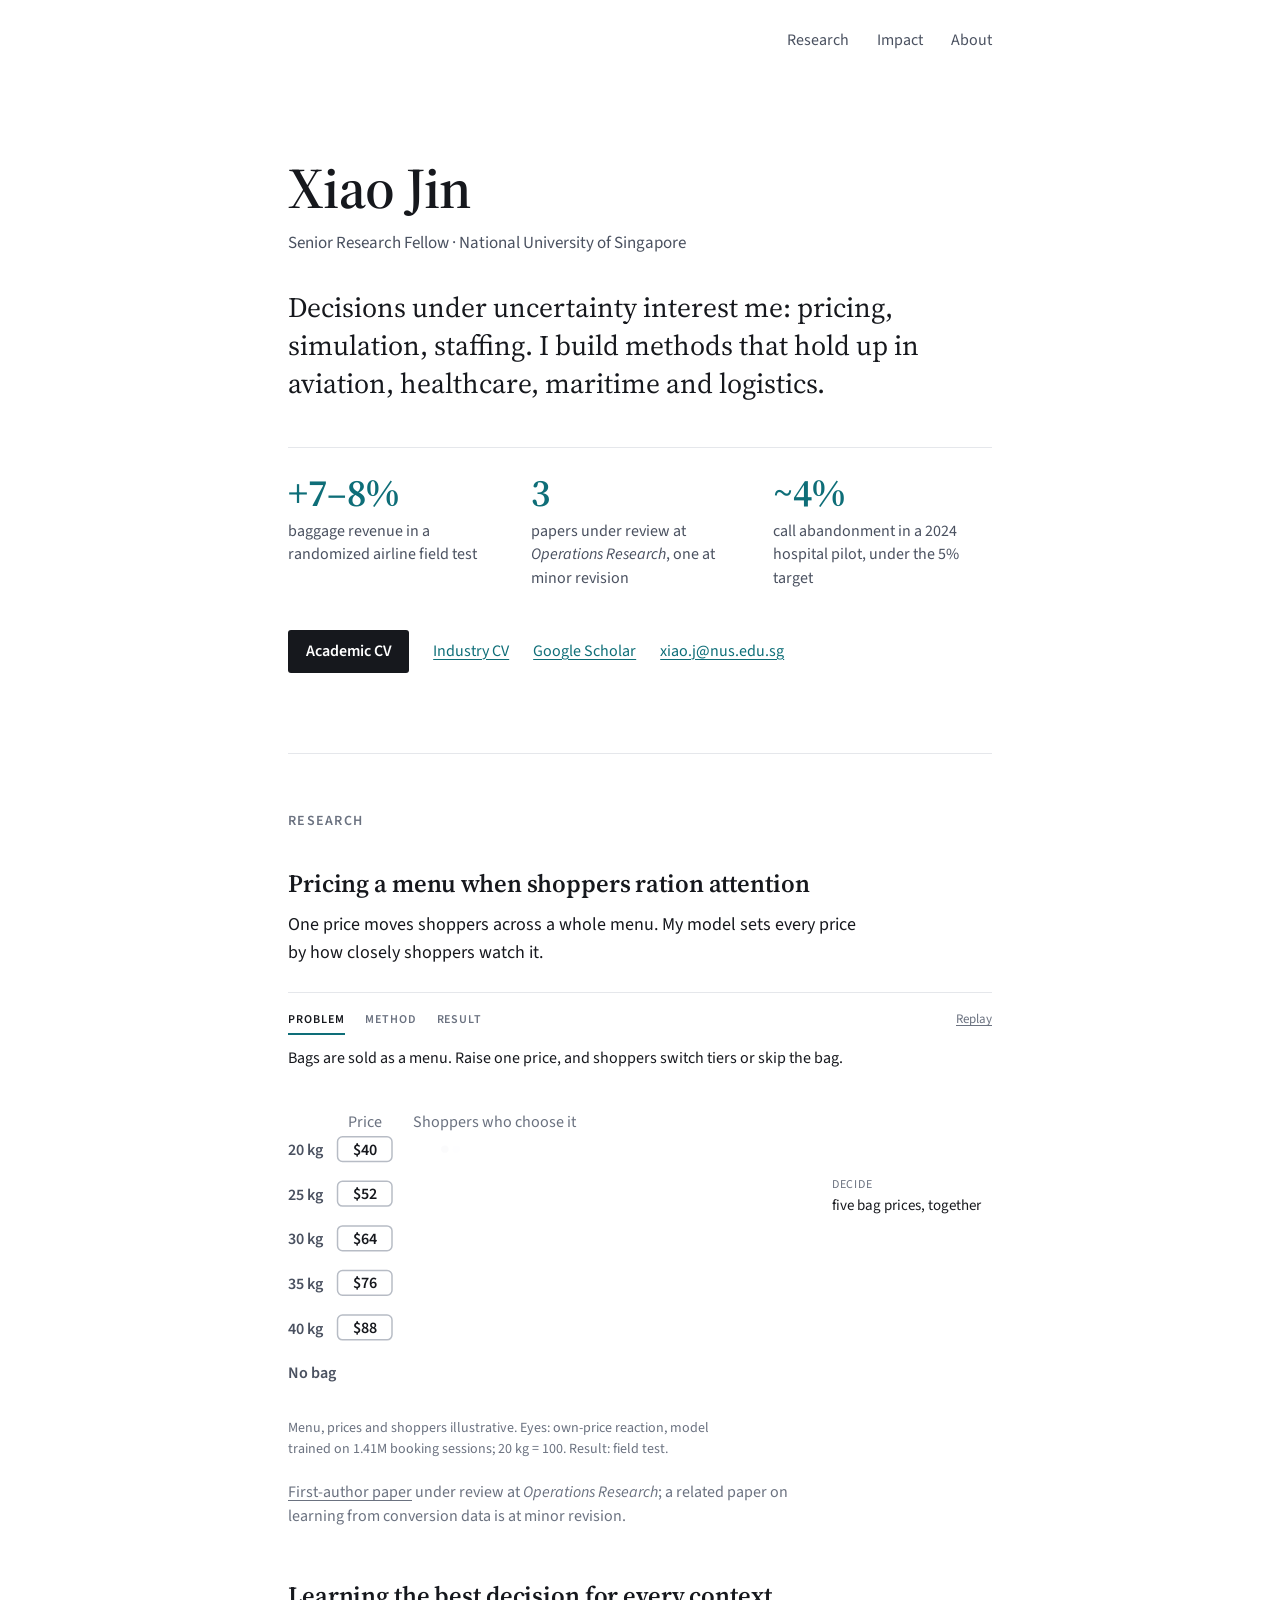
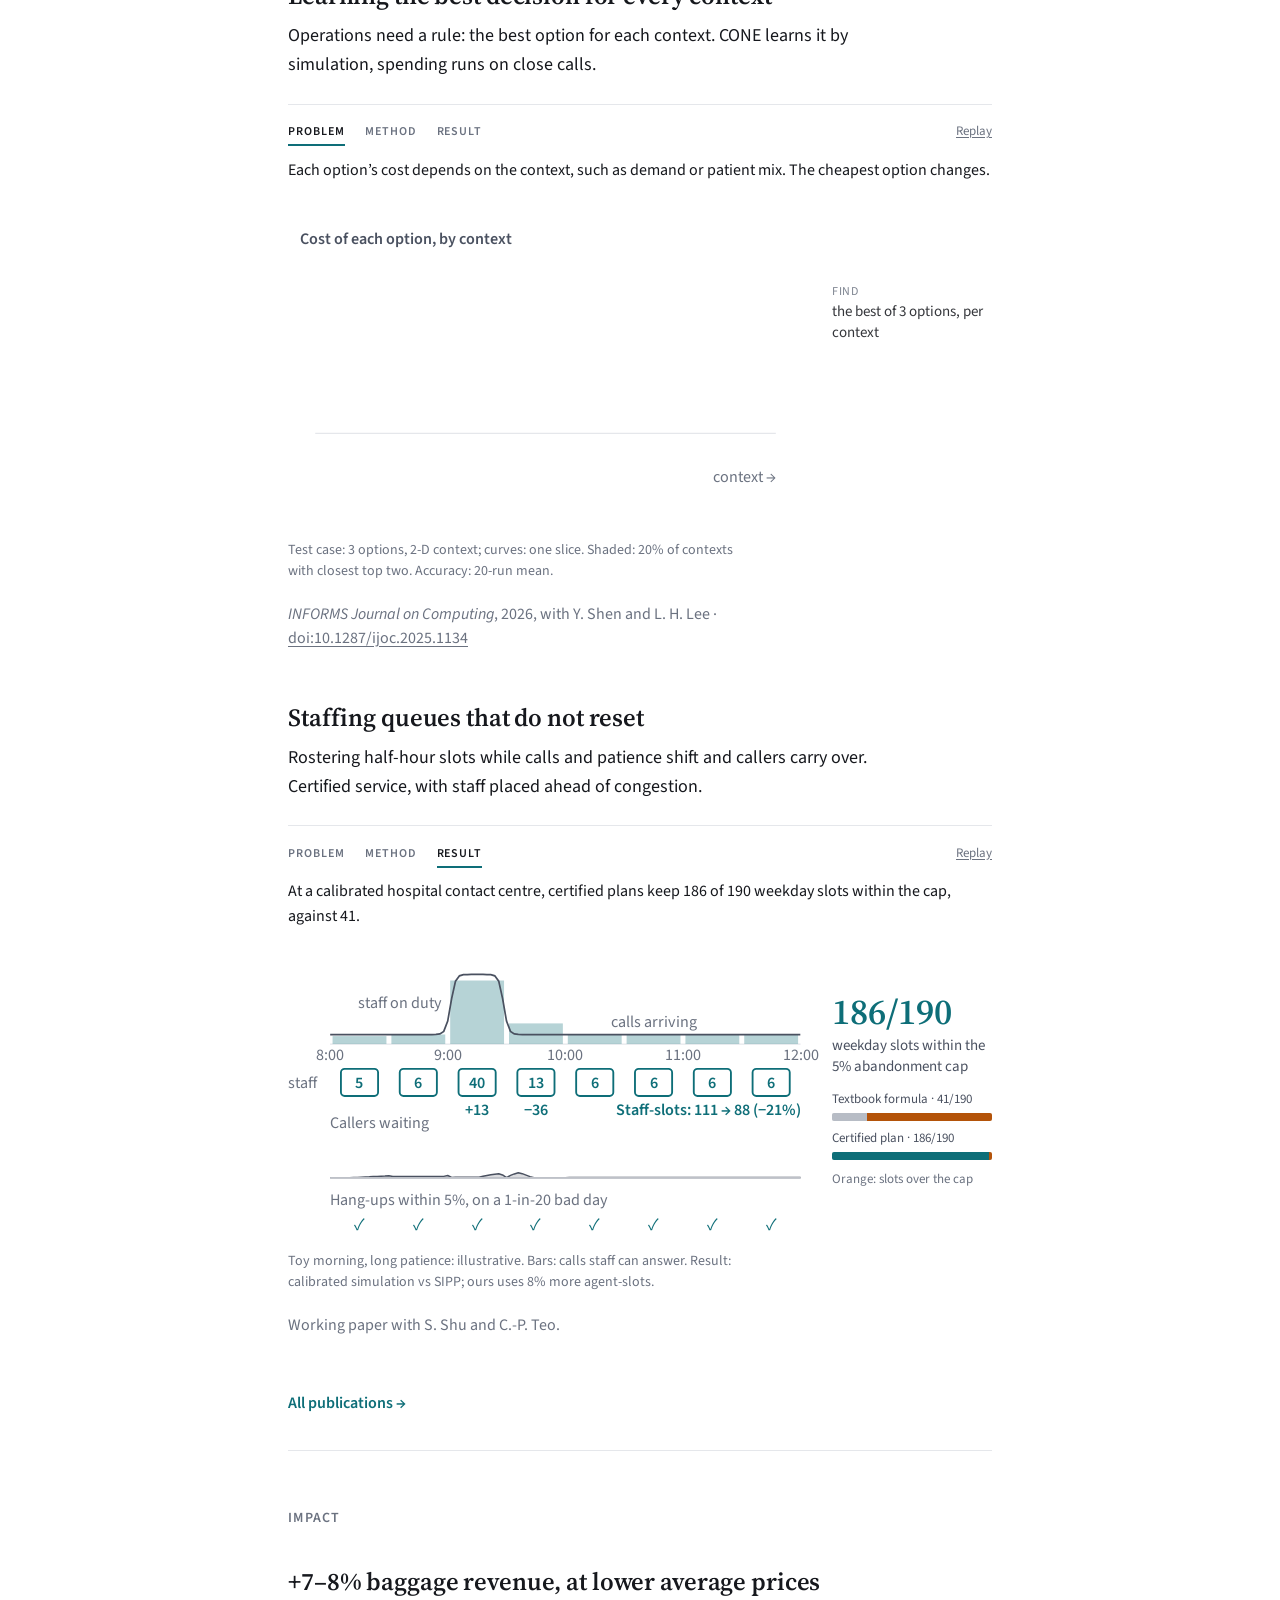
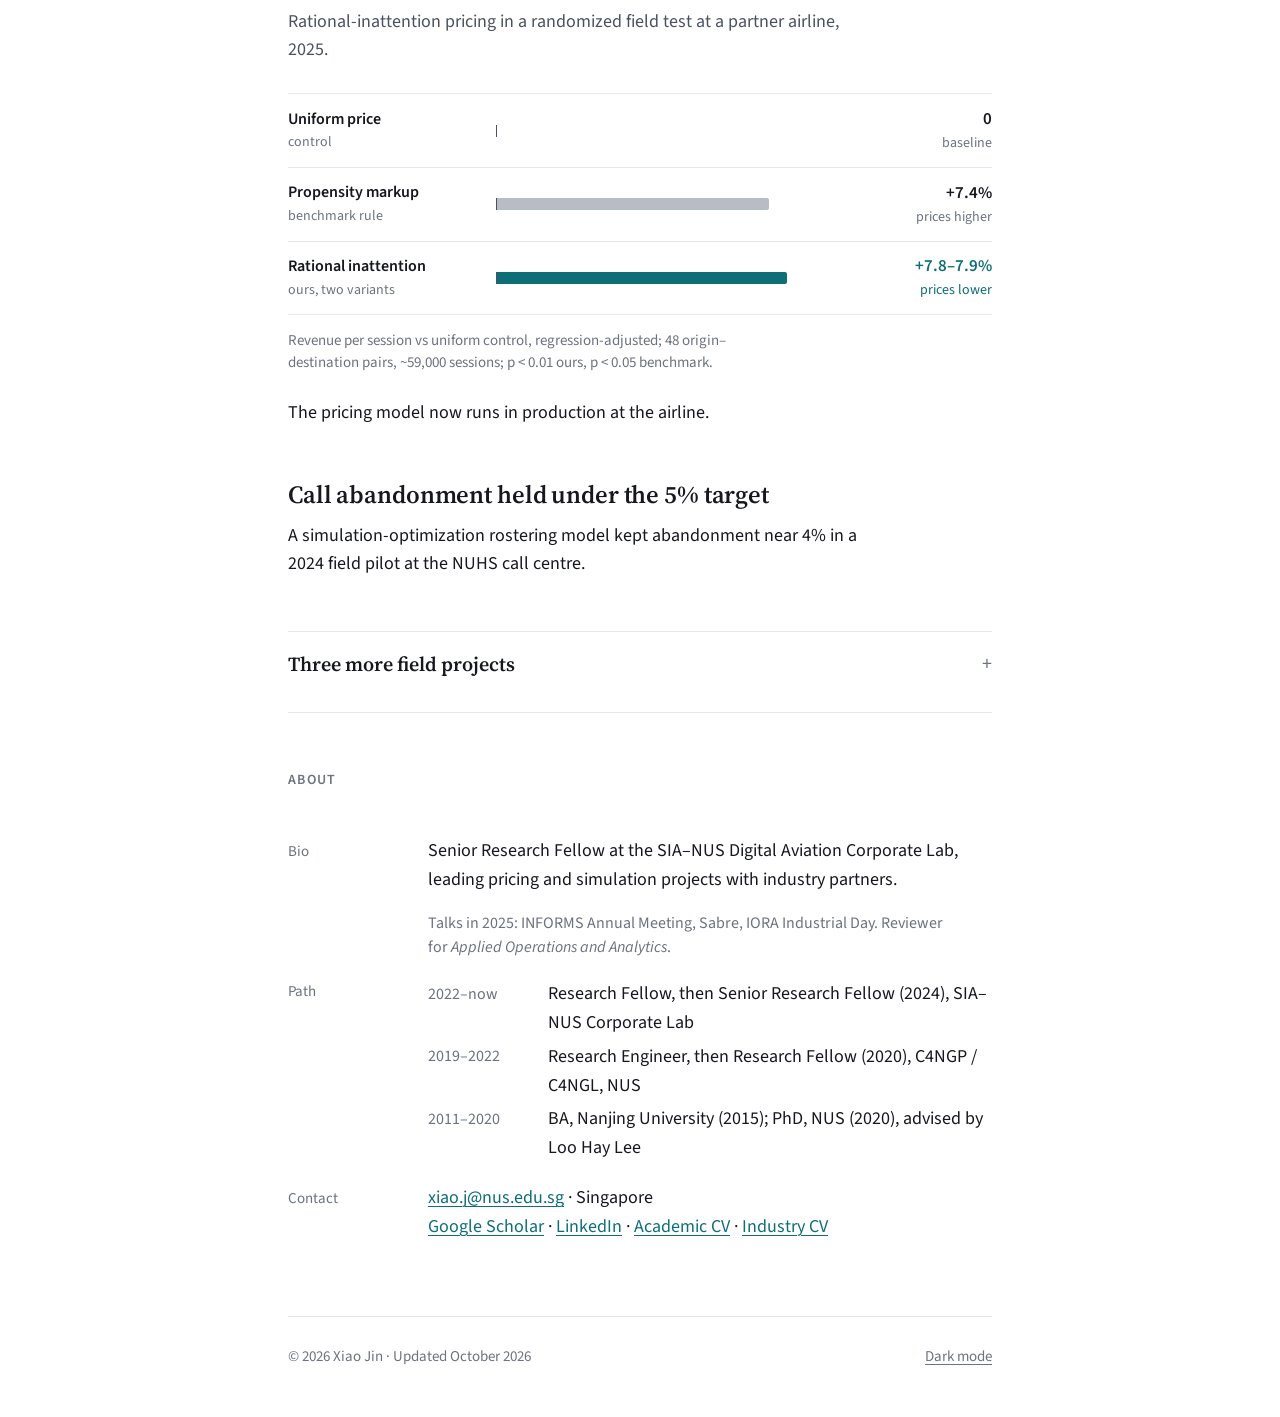
<file: index.html>
<!DOCTYPE html>
<html lang="en">
<head>
<meta charset="UTF-8">
<meta name="viewport" content="width=device-width, initial-scale=1">
<title>Xiao Jin · Pricing and Simulation Optimization</title>
<meta name="description" content="Xiao Jin, Senior Research Fellow at the National University of Singapore. Decisions under uncertainty — pricing, simulation, staffing — in aviation, healthcare, maritime and logistics.">
<meta name="color-scheme" content="light dark">
<link rel="icon" href="data:image/svg+xml,<svg xmlns='http://www.w3.org/2000/svg' viewBox='0 0 32 32'><rect width='32' height='32' rx='7' fill='%230E6E78'/><path d='M5.5 24.5C11 24.5 12.5 7.5 26.5 7.5' stroke='%23fff' stroke-width='3.2' fill='none' stroke-linecap='round'/></svg>">

<meta property="og:type" content="profile">
<meta property="og:site_name" content="Xiao Jin">
<meta property="og:title" content="Xiao Jin · Pricing and Simulation Optimization">
<meta property="og:description" content="Decisions under uncertainty — pricing, simulation, staffing — in aviation, healthcare, maritime and logistics.">
<meta property="og:url" content="https://farkasle.github.io/">
<meta property="og:image" content="https://farkasle.github.io/og-image.png">
<meta property="og:image:width" content="1200">
<meta property="og:image:height" content="630">
<meta name="twitter:card" content="summary_large_image">
<meta name="twitter:image" content="https://farkasle.github.io/og-image.png">
<script type="application/ld+json">
{"@context":"https://schema.org","@type":"Person","name":"Xiao Jin","alternateName":"金枭",
 "jobTitle":"Senior Research Fellow","email":"mailto:xiao.j@nus.edu.sg",
 "affiliation":{"@type":"Organization","name":"National University of Singapore"},
 "alumniOf":[{"@type":"CollegeOrUniversity","name":"National University of Singapore"},{"@type":"CollegeOrUniversity","name":"Nanjing University"}],
 "knowsAbout":["Revenue management","Pricing","Simulation optimization","Operations research"],
 "url":"https://farkasle.github.io/",
 "sameAs":["https://scholar.google.com/citations?user=NffLyjoAAAAJ","https://www.linkedin.com/in/xiao-jin-b54684246/"]}
</script>
<script>(function(){var d=document.documentElement;d.className+=' js';try{var t=localStorage.getItem('theme');if(t==='light'||t==='dark')d.setAttribute('data-theme',t);}catch(e){}})();</script>
<link rel="preconnect" href="https://fonts.googleapis.com">
<link rel="preconnect" href="https://fonts.gstatic.com" crossorigin>
<link href="https://fonts.googleapis.com/css2?family=Source+Sans+3:ital,wght@0,400;0,600;1,400&family=Source+Serif+4:opsz,wght@8..60,400;8..60,600&display=swap" rel="stylesheet">
<link rel="stylesheet" href="site.css?v=6">
</head>
<body>
<a class="skip" href="#main">Skip to content</a>

<div class="wrap">
  <header class="top">
    <nav aria-label="Sections">
      <a href="#research">Research</a>
      <a href="#impact">Impact</a>
      <a href="#about">About</a>
    </nav>
  </header>

  <main id="main">

    <div class="hero">
      <h1>Xiao Jin</h1>
      <p class="role">Senior Research Fellow · National University of Singapore</p>
      <p class="lede">Decisions under uncertainty interest me: pricing, simulation, staffing. I build methods that hold up in aviation, healthcare, maritime and logistics.</p>

      <ul class="proof">
        <li><a href="#airline"><b>+7–8%</b><span>baggage revenue in a randomized airline field test</span></a></li>
        <li><a href="#research"><b>3</b><span>papers under review at <i>Operations Research</i>, one at minor revision</span></a></li>
        <li><a href="#callcentre"><b>~4%</b><span>call abandonment in a 2024 hospital pilot, under the 5% target</span></a></li>
      </ul>

      <div class="actions">
        <a class="btn" href="cv-academic.pdf">Academic CV</a>
        <a href="cv-industry.pdf">Industry CV</a>
        <a href="https://scholar.google.com/citations?user=NffLyjoAAAAJ" rel="me noopener">Google Scholar</a>
        <a href="mailto:xiao.j@nus.edu.sg">xiao.j@nus.edu.sg</a>
      </div>
    </div>

    <!-- ===================== RESEARCH ===================== -->
    <section id="research" aria-labelledby="research-h">
      <h2 id="research-h">Research</h2>

      <article id="attention">
        <h3>Pricing a menu when shoppers ration attention</h3>
        <p>One price moves shoppers across a whole menu. My model sets every price by how closely shoppers watch it.</p>
        <figure class="anim" data-anim="ri">
          <div class="anim-top">
            <ol class="acts" aria-label="Steps of the animation">
              <li><button type="button" aria-pressed="false">Problem</button></li>
              <li><button type="button" aria-pressed="false">Method</button></li>
              <li><button type="button" aria-pressed="false">Result</button></li>
            </ol>
            <button class="anim-replay" type="button">Replay</button>
          </div>
          <p class="anim-cap" aria-live="polite"></p>
          <div class="anim-body">
            <svg class="anim-main" viewBox="0 0 420 236" role="img" aria-label="Problem: checked bags are sold as a menu of five weight tiers, 20 to 40 kilograms, plus no bag. When the 20 kilogram price rises, some shoppers switch to another tier and more skip the bag, so all five prices must be set together. Method: shoppers watch the 20 kilogram price closely and barely look at the others. A rule table keeps equal price gaps; our model adds an attention markup that is small for the watched tier and large for the others, so the 20 kilogram price sits below the rule table and the heaviest tier above it. Result: in a randomized field test, baggage revenue rose 7.8 percent against a uniform-price control, about the same as the incumbent rule, at a lower average posted price."></svg>
            <div class="anim-result"></div>
          </div>
          <figcaption>Menu, prices and shoppers illustrative. Eyes: own-price reaction, model trained on 1.41M booking sessions; 20 kg = 100. Result: field test.</figcaption>
        </figure>
        <p class="cite"><a href="pricing-inattention.pdf">First-author paper</a> under review at <i>Operations Research</i>; a related paper on learning from conversion data is at minor revision.</p>
      </article>

      <article id="cone">
        <h3>Learning the best decision for every context</h3>
        <p>Operations need a rule: the best option for each context. CONE learns it by simulation, spending runs on close calls.</p>
        <figure class="anim" data-anim="cone">
          <div class="anim-top">
            <ol class="acts" aria-label="Steps of the animation">
              <li><button type="button" aria-pressed="false">Problem</button></li>
              <li><button type="button" aria-pressed="false">Method</button></li>
              <li><button type="button" aria-pressed="false">Result</button></li>
            </ol>
            <button class="anim-replay" type="button">Replay</button>
          </div>
          <p class="anim-cap" aria-live="polite"></p>
          <div class="anim-body">
            <svg class="anim-main" viewBox="0 0 420 244" role="img" aria-label="Problem: three options whose cost changes with the context, drawn as curves along one slice of contexts. The lowest curve gives the rule, the cheapest option at each context: A, then C, then B. Costs are seen only through noisy simulation runs, and near the crossings the best option is a close call. With two context features the rule is a map, and close calls line its borders. Method: uniform sampling and CONE each spend 700 runs; uniform puts 22 percent of them on close calls, CONE 35 percent. Result: averaged over 20 runs, CONE reaches 90 percent correct decisions after about 150 runs, against about 240 for uniform sampling."></svg>
            <div class="anim-result"></div>
          </div>
          <figcaption>Test case: 3 options, 2-D context; curves: one slice. Shaded: 20% of contexts with closest top two. Accuracy: 20-run mean.</figcaption>
        </figure>
        <p class="cite"><i>INFORMS Journal on Computing</i>, 2026, with Y. Shen and L. H. Lee · <a href="https://doi.org/10.1287/ijoc.2025.1134">doi:10.1287/ijoc.2025.1134</a></p>
      </article>

      <article id="staffing">
        <h3>Staffing queues that do not reset</h3>
        <p>Rostering half-hour slots while calls and patience shift and callers carry over. Certified service, with staff placed ahead of congestion.</p>
        <figure class="anim" data-anim="staff">
          <div class="anim-top">
            <ol class="acts" aria-label="Steps of the animation">
              <li><button type="button" aria-pressed="false">Problem</button></li>
              <li><button type="button" aria-pressed="false">Method</button></li>
              <li><button type="button" aria-pressed="false">Result</button></li>
            </ol>
            <button class="anim-replay" type="button">Replay</button>
          </div>
          <p class="anim-cap" aria-live="polite"></p>
          <div class="anim-body">
            <svg class="anim-main" viewBox="0 0 420 236" role="img" aria-label="Problem: a call-centre morning, 8:00 to 12:00, split into eight half-hour slots, each needing a staffing level. Calls surge at 9:00 while patience drops, callers still waiting at the end of a slot carry into the next, and every slot must keep hang-ups under 5 percent. Method, in three steps, with staff drawn as bars against incoming calls and the waiting line below. First, a textbook plan that sizes each slot as if it starts empty puts 26 staff at 9:00, below the surge; a backlog builds and carries over, and hang-ups on a bad day reach 54 percent at 9:30. Second, certificates test the slots in order with the callers each inherits and add staff until each passes: 9:30 inherits 49 waiting callers and needs 49 staff, 111 staff-slots in all. Third, staffing ahead puts 13 more at 9:00 so staff keep pace with the surge, no backlog forms, and 9:30 needs 36 fewer: every slot still certified, with 21 percent fewer staff-slots. Result: at a calibrated hospital contact centre, certified plans keep 186 of 190 weekday slots within the cap, against 41 for the textbook formula."></svg>
            <div class="anim-result"></div>
          </div>
          <figcaption>Toy morning, long patience: illustrative. Bars: calls staff can answer. Result: calibrated simulation vs SIPP; ours uses 8% more agent-slots.</figcaption>
        </figure>
        <p class="cite">Working paper with S. Shu and C.-P. Teo.</p>
      </article>

      <p><a class="more" href="publications.html">All publications →</a></p>
    </section>

    <!-- ===================== IMPACT ===================== -->
    <section id="impact" aria-labelledby="impact-h">
      <h2 id="impact-h">Impact</h2>

      <article id="airline">
        <h3>+7–8% baggage revenue, at lower average prices</h3>
        <p class="sub">Rational-inattention pricing in a randomized field test at a partner airline, 2025.</p>

        <figure class="lift" aria-label="Field-test result: change in baggage revenue per booking session against a uniform-price control">
          <div class="lift-row">
            <span class="lift-name"><b>Uniform price</b><small>control</small></span>
            <span class="track"><i class="bar" style="--v:0"></i></span>
            <span class="lift-val"><b>0</b><small>baseline</small></span>
          </div>
          <div class="lift-row">
            <span class="lift-name"><b>Propensity markup</b><small>benchmark rule</small></span>
            <span class="track"><i class="bar" style="--v:7.4"></i></span>
            <span class="lift-val"><b>+7.4%</b><small>prices higher</small></span>
          </div>
          <div class="lift-row ours">
            <span class="lift-name"><b>Rational inattention</b><small>ours, two variants</small></span>
            <span class="track"><i class="bar" style="--v:7.9"></i></span>
            <span class="lift-val"><b>+7.8–7.9%</b><small>prices lower</small></span>
          </div>
          <figcaption>Revenue per session vs uniform control, regression-adjusted; 48 origin–destination pairs, ~59,000 sessions; p &lt; 0.01 ours, p &lt; 0.05 benchmark.</figcaption>
        </figure>

        <p>The pricing model now runs in production at the airline.</p>
      </article>

      <article id="callcentre">
        <h3>Call abandonment held under the 5% target</h3>
        <p>A simulation-optimization rostering model kept abandonment near 4% in a 2024 field pilot at the NUHS call centre.</p>
      </article>

      <details class="more-projects">
        <summary>Three more field projects</summary>
        <dl class="rows">
          <div><dt>Aviation</dt><dd><p>Revenue-prediction platform for a partner airline: a transformer choice model in a booking simulator, used to test pricing before launch.</p></dd></div>
          <div><dt>Healthcare</dt><dd><p>Appointment scheduling for the National Heart Centre Singapore that keeps the lead-time promise to patients under uncertain demand.</p></dd></div>
          <div><dt>Maritime &amp; logistics</dt><dd><p>Throughput simulation of Tuas Port layouts; SKU repositioning for Kuehne+Nagel, with 18–21% projected savings in simulation.</p></dd></div>
        </dl>
      </details>
    </section>

    <!-- ===================== ABOUT ===================== -->
    <section id="about" aria-labelledby="about-h">
      <h2 id="about-h">About</h2>
      <dl class="rows">
        <div>
          <dt>Bio</dt>
          <dd>
            <p>Senior Research Fellow at the SIA–NUS Digital Aviation Corporate Lab, leading pricing and simulation projects with industry partners.</p>
            <p class="cite">Talks in 2025: INFORMS Annual Meeting, Sabre, IORA Industrial Day. Reviewer for <i>Applied Operations and Analytics</i>.</p>
          </dd>
        </div>
        <div>
          <dt>Path</dt>
          <dd>
            <ul class="path">
              <li><span class="yr">2022–now</span><span>Research Fellow, then Senior Research Fellow (2024), SIA–NUS Corporate Lab</span></li>
              <li><span class="yr">2019–2022</span><span>Research Engineer, then Research Fellow (2020), C4NGP / C4NGL, NUS</span></li>
              <li><span class="yr">2011–2020</span><span>BA, Nanjing University (2015); PhD, NUS (2020), advised by Loo Hay Lee</span></li>
            </ul>
          </dd>
        </div>
        <div>
          <dt>Contact</dt>
          <dd>
            <p><a href="mailto:xiao.j@nus.edu.sg">xiao.j@nus.edu.sg</a> · Singapore<br>
            <a href="https://scholar.google.com/citations?user=NffLyjoAAAAJ" rel="me noopener">Google Scholar</a> · <a href="https://www.linkedin.com/in/xiao-jin-b54684246/" rel="me noopener">LinkedIn</a> · <a href="cv-academic.pdf">Academic CV</a> · <a href="cv-industry.pdf">Industry CV</a></p>
          </dd>
        </div>
      </dl>
    </section>

  </main>

  <footer>
    <span>© 2026 Xiao Jin · Updated October 2026</span>
    <button class="theme" id="themeToggle" type="button">Dark mode</button>
  </footer>
</div>

<script src="site.js?v=4"></script>
<script src="anim-data.js?v=6"></script>
<script src="anim.js?v=8"></script>
</body>
</html>
</file>
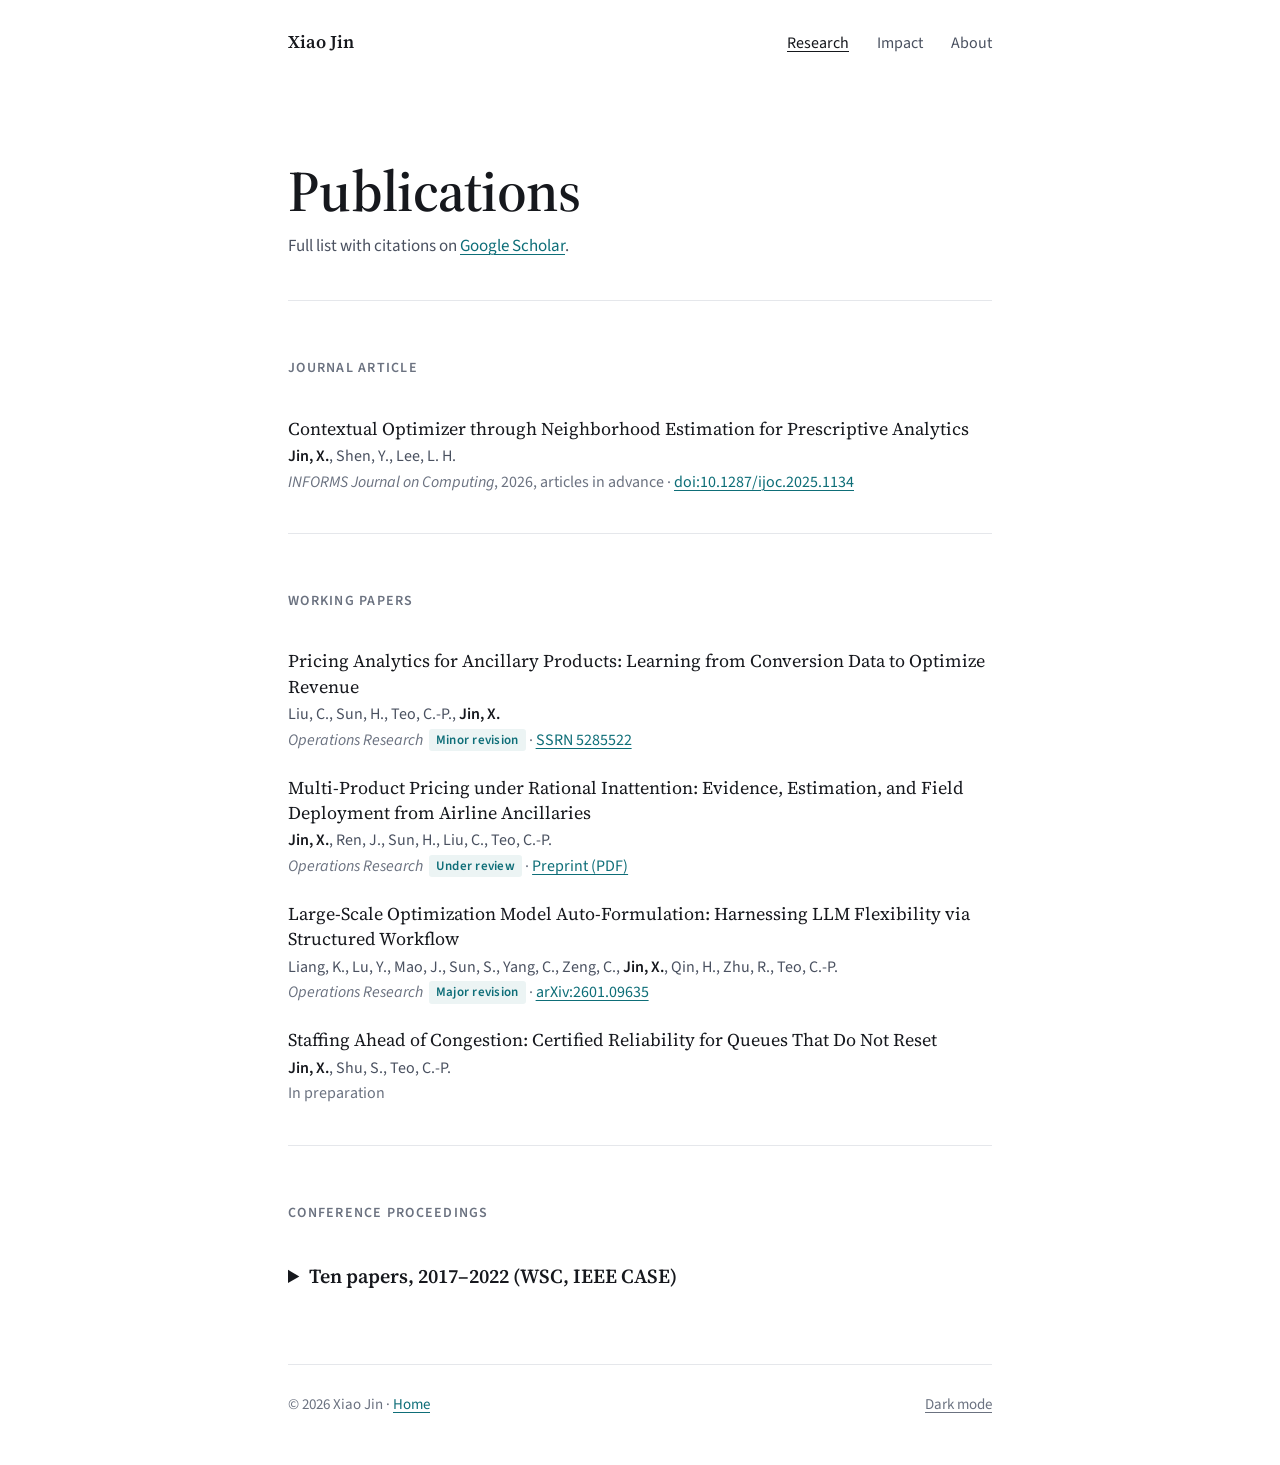
<file: publications.html>
<!DOCTYPE html>
<html lang="en">
<head>
<meta charset="UTF-8">
<meta name="viewport" content="width=device-width, initial-scale=1">
<title>Publications · Xiao Jin</title>
<meta name="description" content="Publications and working papers by Xiao Jin: pricing under rational inattention, contextual simulation optimization, and staffing with certified reliability.">
<meta name="color-scheme" content="light dark">
<link rel="icon" href="data:image/svg+xml,<svg xmlns='http://www.w3.org/2000/svg' viewBox='0 0 32 32'><rect width='32' height='32' rx='7' fill='%230E6E78'/><path d='M5.5 24.5C11 24.5 12.5 7.5 26.5 7.5' stroke='%23fff' stroke-width='3.2' fill='none' stroke-linecap='round'/></svg>">
<meta property="og:title" content="Publications · Xiao Jin">
<meta property="og:image" content="https://farkasle.github.io/og-image.png">
<script>(function(){var d=document.documentElement;d.className+=' js';try{var t=localStorage.getItem('theme');if(t==='light'||t==='dark')d.setAttribute('data-theme',t);}catch(e){}})();</script>
<link rel="preconnect" href="https://fonts.googleapis.com">
<link rel="preconnect" href="https://fonts.gstatic.com" crossorigin>
<link href="https://fonts.googleapis.com/css2?family=Source+Sans+3:ital,wght@0,400;0,600;1,400&family=Source+Serif+4:opsz,wght@8..60,400;8..60,600&display=swap" rel="stylesheet">
<link rel="stylesheet" href="site.css?v=6">
</head>
<body>
<a class="skip" href="#main">Skip to content</a>

<div class="wrap">
  <header class="top">
    <a class="home" href="./">Xiao Jin</a>
    <nav aria-label="Sections">
      <a href="./#research" aria-current="page">Research</a>
      <a href="./#impact">Impact</a>
      <a href="./#about">About</a>
    </nav>
  </header>

  <main id="main">
    <div class="hero" style="padding-bottom:2.5rem">
      <h1>Publications</h1>
      <p class="role">Full list with citations on <a href="https://scholar.google.com/citations?user=NffLyjoAAAAJ" rel="me noopener">Google Scholar</a>.</p>
    </div>

    <section aria-labelledby="journal-h">
      <h2 id="journal-h">Journal article</h2>
      <ul class="pubs">
        <li>
          <span class="t">Contextual Optimizer through Neighborhood Estimation for Prescriptive Analytics</span>
          <span class="a"><b>Jin, X.</b>, Shen, Y., Lee, L. H.</span>
          <span class="v"><i>INFORMS Journal on Computing</i>, 2026, articles in advance · <a href="https://doi.org/10.1287/ijoc.2025.1134">doi:10.1287/ijoc.2025.1134</a></span>
        </li>
      </ul>
    </section>

    <section aria-labelledby="wp-h">
      <h2 id="wp-h">Working papers</h2>
      <ul class="pubs">
        <li>
          <span class="t">Pricing Analytics for Ancillary Products: Learning from Conversion Data to Optimize Revenue</span>
          <span class="a">Liu, C., Sun, H., Teo, C.-P., <b>Jin, X.</b></span>
          <span class="v"><i>Operations Research</i><span class="tag">Minor revision</span> · <a href="https://papers.ssrn.com/sol3/papers.cfm?abstract_id=5285522">SSRN 5285522</a></span>
        </li>
        <li>
          <span class="t">Multi-Product Pricing under Rational Inattention: Evidence, Estimation, and Field Deployment from Airline Ancillaries</span>
          <span class="a"><b>Jin, X.</b>, Ren, J., Sun, H., Liu, C., Teo, C.-P.</span>
          <span class="v"><i>Operations Research</i><span class="tag">Under review</span> · <a href="pricing-inattention.pdf">Preprint (PDF)</a></span>
        </li>
        <li>
          <span class="t">Large-Scale Optimization Model Auto-Formulation: Harnessing LLM Flexibility via Structured Workflow</span>
          <span class="a">Liang, K., Lu, Y., Mao, J., Sun, S., Yang, C., Zeng, C., <b>Jin, X.</b>, Qin, H., Zhu, R., Teo, C.-P.</span>
          <span class="v"><i>Operations Research</i><span class="tag">Major revision</span> · <a href="https://arxiv.org/abs/2601.09635">arXiv:2601.09635</a></span>
        </li>
        <li>
          <span class="t">Staffing Ahead of Congestion: Certified Reliability for Queues That Do Not Reset</span>
          <span class="a"><b>Jin, X.</b>, Shu, S., Teo, C.-P.</span>
          <span class="v">In preparation</span>
        </li>
      </ul>
    </section>

    <section aria-labelledby="proc-h">
      <h2 id="proc-h">Conference proceedings</h2>
      <details class="pub-more">
        <summary>Ten papers, 2017–2022 (WSC, IEEE CASE)</summary>
        <ul class="pubs">
          <li>
            <span class="t">Multi-Fidelity Discrete Optimization via Simulation</span>
            <span class="a">Li, D., Liu, H., <b>Jin, X.</b>, Li, H., Chew, E. P., Tan, K. C., Lin, Y. H.</span>
            <span class="v">Winter Simulation Conference, 2022</span>
          </li>
          <li>
            <span class="t">Optimal Computing Budget Allocation for Multi-Objective Ranking and Selection Under Bernoulli Distribution</span>
            <span class="a">Zhao, T., <b>Jin, X.</b>, Lee, L. H.</span>
            <span class="v">Winter Simulation Conference, 2022</span>
          </li>
          <li>
            <span class="t">An Efficient Bi-Fidelity Method for Continuous Simulation Optimization</span>
            <span class="a">Wang, G., <b>Jin, X.</b>, Lee, L. H.</span>
            <span class="v">IEEE CASE, 2022</span>
          </li>
          <li>
            <span class="t">A Unified Offline-Online Learning Paradigm via Simulation for Scenario-Dependent Selection</span>
            <span class="a">Liu, H., <b>Jin, X.</b>, Li, H., Lee, L. H., Chew, E. P.</span>
            <span class="v">Winter Simulation Conference, 2021</span>
          </li>
          <li>
            <span class="t">Three Carriages Driving the Development of Intelligent Digital Twins — Simulation Plus Optimization and Learning</span>
            <span class="a">Li, H., Cao, X., <b>Jin, X.</b>, Lee, L. H., Chew, E. P.</span>
            <span class="v">Winter Simulation Conference, 2021</span>
          </li>
          <li>
            <span class="t">Combining Adaptive Budget Allocation with Surrogate Methodology in Solving Continuous Scenario-Based Simulation Optimization</span>
            <span class="a"><b>Jin, X.</b>, Shen, Y., Li, H., Lee, L. H., Chew, E. P., Shoemaker, C. A.</span>
            <span class="v">IEEE CASE, 2020</span>
          </li>
          <li>
            <span class="t">A Hybrid of Shrinking Ball Method and Optimal Large Deviation Rate Estimation in Continuous Contextual Simulation Optimization with Single Observation</span>
            <span class="a"><b>Jin, X.</b>, Shen, Y., Lee, L. H., Chew, E. P., Shoemaker, C. A.</span>
            <span class="v">Winter Simulation Conference, 2020</span>
          </li>
          <li>
            <span class="t">Optimal Budget Allocation in Simulation Analytics</span>
            <span class="a"><b>Jin, X.</b>, Li, H., Lee, L. H.</span>
            <span class="v">IEEE CASE, 2019</span>
          </li>
          <li>
            <span class="t">Budget Allocation Problem in Simulation Analytics</span>
            <span class="a"><b>Jin, X.</b></span>
            <span class="v">Winter Simulation Conference, 2018</span>
          </li>
          <li>
            <span class="t">Optimal Computing Budget Allocation via Sampling-Based Unbiased Approximation</span>
            <span class="a"><b>Jin, X.</b>, Li, H., Lee, L. H., Chew, E. P.</span>
            <span class="v">Winter Simulation Conference, 2017</span>
          </li>
        </ul>
      </details>
    </section>
  </main>

  <footer>
    <span>© 2026 Xiao Jin · <a href="./">Home</a></span>
    <button class="theme" id="themeToggle" type="button">Dark mode</button>
  </footer>
</div>

<script src="site.js?v=4"></script>
</body>
</html>
</file>
<file: site.css>
/* Xiao Jin — personal site. Minimal, single column, one accent.
   Evidence behind the main choices:
   - 18px body, ~1.6 leading (Rello, Pielot & Marcos, CHI 2016)
   - ~65-character measure; hierarchy by size and space, not boxes
   - informative headings for layer-cake scanning (NN/g eyetracking)
   - accent reserved for the three key numerals and links, so emphasis stays rare */

:root{
  --bg:#FFFFFF;
  --ink:#16181D;
  --ink-2:#4A5160;
  --muted:#6B7280;
  --rule:#E5E7EB;
  --bar:#B7BCC5;
  --accent:#0E6E78;
  --accent-soft:rgba(14,110,120,.08);
  --warn:#B45309;

  --serif:'Source Serif 4', Georgia, 'Times New Roman', serif;
  --sans:'Source Sans 3', system-ui, -apple-system, 'Segoe UI', Roboto, Arial, sans-serif;

  --wrap:44rem;          /* 704px column */
  --measure:65ch;
  color-scheme:light;
}
@media (prefers-color-scheme: dark){
  :root:not([data-theme="light"]){
    --bg:#0F1216; --ink:#E8EAED; --ink-2:#B4BAC4; --muted:#8C94A0;
    --rule:#252A31; --bar:#4A515C; --accent:#4CC3CF; --accent-soft:rgba(76,195,207,.10); --warn:#F0A04B;
    color-scheme:dark;
  }
}
:root[data-theme="dark"]{
  --bg:#0F1216; --ink:#E8EAED; --ink-2:#B4BAC4; --muted:#8C94A0;
  --rule:#252A31; --bar:#4A515C; --accent:#4CC3CF; --accent-soft:rgba(76,195,207,.10); --warn:#F0A04B;
  color-scheme:dark;
}

*,*::before,*::after{box-sizing:border-box}
html{-webkit-text-size-adjust:100%;text-size-adjust:100%}
body{
  margin:0;background:var(--bg);color:var(--ink);
  font-family:var(--sans);font-size:1.125rem;line-height:1.6;
  font-variant-numeric:lining-nums;
  -webkit-font-smoothing:antialiased;
}
img{max-width:100%;height:auto;display:block}
a{color:var(--accent);text-decoration-thickness:1px;text-underline-offset:.18em}
a:hover{text-decoration-thickness:2px}
:focus-visible{outline:2px solid var(--accent);outline-offset:3px;border-radius:2px}
p{margin:0 0 1rem;max-width:var(--measure)}
i,em{font-style:italic}

.skip{position:absolute;left:-999px;top:0;background:var(--ink);color:var(--bg);padding:.5rem 1rem}
.skip:focus{left:1rem;top:1rem;z-index:10}

.wrap{width:min(100% - 2rem, var(--wrap));margin-inline:auto}

/* ---------- header ---------- */
.top{display:flex;justify-content:space-between;align-items:baseline;gap:1rem;padding:1.75rem 0 0}
.top .home{font-family:var(--serif);font-weight:600;font-size:1.125rem;color:var(--ink);text-decoration:none}
.top nav{display:flex;gap:1.75rem;margin-left:auto}
.top nav a{color:var(--ink-2);text-decoration:none;font-size:1rem}
.top nav a:hover,.top nav a[aria-current]{color:var(--ink);text-decoration:underline}

/* ---------- hero ---------- */
.hero{padding:clamp(3.5rem, 9vw, 6.5rem) 0 clamp(3rem, 7vw, 5rem)}
.hero h1{font-family:var(--serif);font-weight:600;font-size:clamp(2.6rem, 6vw, 3.6rem);
  line-height:1.05;letter-spacing:-.012em;margin:0}
.role{color:var(--ink-2);margin:.75rem 0 0;font-size:1.0625rem}
.lede{font-family:var(--serif);font-size:clamp(1.4rem, 2.6vw, 1.75rem);line-height:1.35;
  margin:2rem 0 0;max-width:24em}

.proof{list-style:none;margin:2.75rem 0 0;padding:1.5rem 0 0;border-top:1px solid var(--rule);
  display:grid;grid-template-columns:repeat(3, 1fr);gap:1.5rem}
.proof a{display:block;text-decoration:none;color:inherit}
.proof b{display:block;font-family:var(--serif);font-weight:600;color:var(--accent);
  font-size:clamp(1.9rem, 3.6vw, 2.4rem);line-height:1.1;white-space:nowrap}
.proof span{display:block;color:var(--ink-2);font-size:1rem;line-height:1.45;margin-top:.4rem}
.proof a:hover span{color:var(--ink)}

.actions{display:flex;flex-wrap:wrap;align-items:center;gap:.6rem 1.5rem;margin-top:2.5rem;font-size:1rem}
.btn{display:inline-block;background:var(--ink);color:var(--bg);text-decoration:none;
  padding:.55rem 1.1rem;border-radius:3px;font-weight:600}
.btn:hover{background:var(--accent);color:#fff}

/* ---------- sections ---------- */
section{padding:3.5rem 0 1rem;border-top:1px solid var(--rule)}
h2{font-family:var(--sans);font-size:.875rem;font-weight:600;letter-spacing:.09em;text-transform:uppercase;
  color:var(--muted);margin:0 0 2.25rem}
article{margin:0 0 3.25rem}
h3{font-family:var(--serif);font-weight:600;font-size:clamp(1.35rem, 2.4vw, 1.55rem);line-height:1.25;
  margin:0 0 .7rem;letter-spacing:-.005em}
.sub{color:var(--ink-2)}
.cite{color:var(--muted);font-size:1rem;line-height:1.5}
.cite a{color:inherit}
.more{font-size:1rem;font-weight:600;text-decoration:none}
.more:hover{text-decoration:underline}

/* ---------- field-test chart ---------- */
.lift{margin:1.75rem 0 1.5rem}
.lift-row{display:grid;grid-template-columns:12rem 1fr 7rem;gap:1rem;align-items:center;
  padding:.85rem 0;border-top:1px solid var(--rule)}
.lift-row:last-of-type{border-bottom:1px solid var(--rule)}
.lift-name{line-height:1.3}
.lift-name b{display:block;font-weight:600;font-size:1rem}
.lift-name small{color:var(--muted);font-size:.875rem}
.track{position:relative;height:.75rem;border-left:1px solid var(--ink-2)}
.bar{position:absolute;left:0;top:0;bottom:0;width:calc(var(--v) * 10%);background:var(--bar);border-radius:0 2px 2px 0}
.lift-row.ours .bar{background:var(--accent)}
.lift-val{text-align:right;line-height:1.3;font-variant-numeric:tabular-nums}
.lift-val b{display:block;font-weight:600;font-size:1.0625rem}
.lift-row.ours .lift-val b{color:var(--accent)}
.lift-val small{color:var(--muted);font-size:.875rem}
.lift-row.ours .lift-val small{color:var(--accent)}
.lift figcaption{color:var(--muted);font-size:.9375rem;line-height:1.5;margin-top:.9rem;max-width:var(--measure)}
.js .lift .bar{width:0;transition:width 1s cubic-bezier(.2,.7,.2,1)}
.js .lift .lift-row:nth-of-type(3) .bar{transition-delay:.25s}
.js .lift.in .bar{width:calc(var(--v) * 10%)}

/* ---------- research animations (anim.js) ---------- */
.anim{margin:1.5rem 0 1.25rem}
.anim-top{display:flex;justify-content:space-between;align-items:baseline;gap:1rem;border-top:1px solid var(--rule);padding-top:.7rem}
.acts{list-style:none;margin:0;padding:0;display:flex;gap:1.25rem}
.acts button{all:unset;cursor:pointer;font-size:.75rem;font-weight:600;letter-spacing:.08em;text-transform:uppercase;
  color:var(--muted);padding-bottom:.2rem;border-bottom:2px solid transparent}
.acts button[aria-pressed="true"]{color:var(--ink);border-bottom-color:var(--accent)}
.acts button:focus-visible,.anim-replay:focus-visible{outline:2px solid var(--accent);outline-offset:3px}
.anim-replay{all:unset;cursor:pointer;font-size:.8125rem;color:var(--muted);text-decoration:underline;text-underline-offset:.18em}
.anim-replay:hover{color:var(--ink)}
.anim-cap{min-height:3.2em;margin:.7rem 0 .9rem;font-size:1rem;line-height:1.55;max-width:none}
.anim-body{display:grid;grid-template-columns:minmax(0,1fr) 10rem;gap:1.5rem;align-items:center}
.anim-main{display:block;width:100%;height:auto;overflow:visible}
.anim figcaption{color:var(--muted);font-size:.875rem;line-height:1.5;margin-top:.9rem;max-width:var(--measure)}

.anim svg text{font-family:var(--sans)}
.anim .lbl{font-size:13px;fill:var(--muted)}
.anim .lbl.strong,.anim .lbl.mid{fill:var(--ink-2);font-weight:600}
.anim .lbl.ours{fill:var(--accent);font-weight:600}
.anim .num{font-variant-numeric:tabular-nums}
.anim .axis{stroke:var(--rule);stroke-width:1}
.anim .b-data{fill:var(--ink-2)}
.anim .b-base{fill:var(--bar)}
.anim .b-ours{fill:var(--accent)}
.anim .arrow{fill:var(--accent);font-size:16px;font-weight:600}
.anim .eye path{fill:none;stroke:var(--ink);stroke-width:1.6}
.anim .eye circle{fill:var(--ink)}
.anim .rule-tick{stroke:var(--ink-2);stroke-width:2}
.anim .arrow-s{font-size:12px;font-weight:600;fill:var(--accent)}
.anim .bnd{fill:none;stroke:var(--ink-2);stroke-width:1;stroke-opacity:.6}
.anim .frame{fill:none;stroke:var(--rule)}
.anim .ln-d{fill:none;stroke:var(--ink-2);stroke-width:1.4}
.anim .cap-f{fill:none;stroke:var(--muted);stroke-width:2}
.anim .cap-c{fill:none;stroke:var(--accent);stroke-width:2}
.anim .warn{fill:var(--warn);fill-opacity:.12}
.anim .zone{fill:var(--ink);opacity:.09}
.anim .dots .out{fill:var(--muted);fill-opacity:.35}
.anim .dots .in{fill:var(--ink-2)}
.anim .dots.ours .in{fill:var(--accent)}
.anim .stat{font-size:13px;font-weight:600;fill:var(--ink-2)}
.anim .stat.ours{fill:var(--accent)}
.anim .warn.fixed{fill:var(--accent);fill-opacity:.1}
.anim .warn-t{fill:var(--warn);font-weight:600}
.anim .capline{stroke:var(--ink-2);stroke-dasharray:3 3}
.anim .l-f{fill:var(--bar)}
.anim .l-bad{fill:var(--warn)}
.anim .l-c{fill:var(--accent)}
.anim .tick{font-size:11px;fill:var(--accent)}
.anim .tick.add{font-weight:700}
.anim .cursor{stroke:var(--ink);stroke-opacity:.45}
/* problem acts */
.anim .ptag{fill:var(--bg);stroke:var(--bar);stroke-width:1.2}
.anim .ptag.hot{stroke:var(--ink);stroke-width:2}
.anim .ptag-t{font-size:13px;font-weight:600;fill:var(--ink)}
.anim .up{font-size:14px;font-weight:700;fill:var(--ink)}
.anim .shop{fill:var(--bar)}
.anim .shop.mv{fill:var(--ink)}
.anim .opt0{fill:var(--ink);opacity:.04}
.anim .opt1{fill:var(--ink);opacity:.11}
.anim .opt2{fill:var(--ink);opacity:.19}
.anim .cv{fill:none;stroke:var(--ink-2);stroke-width:1.5;stroke-linejoin:round}
.anim .env{fill:none;stroke:var(--ink);stroke-width:3.2;stroke-linejoin:round;stroke-linecap:round}
.anim .run{fill:var(--ink)}
.anim .slice{stroke:var(--ink);stroke-width:2}
.anim .reg-l{font-family:var(--serif);font-size:22px;font-weight:600;fill:var(--ink-2)}
.anim .ln-p{fill:none;stroke:var(--ink-2);stroke-width:1.4;stroke-dasharray:4 3}
.anim .slot{fill:var(--bg);stroke:var(--bar)}
.anim .qm{font-size:14px;font-weight:600;fill:var(--ink-2)}
.anim .carry{fill:var(--ink-2)}
.anim .slot.ours{stroke:var(--accent);stroke-width:1.5}
.anim .nb{font-size:13px;font-weight:600;fill:var(--ink-2);font-variant-numeric:tabular-nums}
.anim .nb.ours{fill:var(--accent)}
.anim .tick.gray{fill:var(--muted)}
.anim .tick.bad{fill:var(--warn);font-weight:700}
.anim text.tick{font-size:14px}
.anim .in-bar{font-size:10px;font-weight:700;fill:var(--bg)}
.anim .sb{fill:var(--bar);opacity:.7}
.anim .sb.ours{fill:var(--accent);opacity:.3}
.anim .q-area{fill:var(--ink-2);fill-opacity:.2;stroke:var(--ink-2);stroke-width:1.2;stroke-linejoin:round}
.anim .pk{fill:var(--ink)}
.anim-result{display:grid}
.res-card,.res-main{grid-area:1 / 1}
.res-card{margin:0;align-self:center}
.res-card div{padding:.5rem 0;border-top:1px solid var(--rule)}
.res-card div:first-child{border-top:0;padding-top:0}
.res-card dt{font-size:.75rem;letter-spacing:.06em;text-transform:uppercase;color:var(--muted)}
.res-card dd{margin:.1rem 0 0;font-size:.9375rem;line-height:1.35;color:var(--ink)}

.res-big{font-family:var(--serif);font-weight:600;font-size:2.25rem;line-height:1;color:var(--accent);margin:0;
  font-variant-numeric:tabular-nums;white-space:nowrap}
.res-label{font-size:.9375rem;color:var(--ink-2);line-height:1.35;margin:.4rem 0 .75rem}
.res-viz{margin:0 0 .6rem}
.res-note{font-size:.8125rem;color:var(--muted);line-height:1.4;margin:0}
.res-row{display:flex;justify-content:space-between;gap:.5rem;font-size:.9375rem;margin:0;color:var(--ink-2)}
.res-down{color:var(--accent)}
.res-bar{font-size:.8125rem;color:var(--ink-2);margin-bottom:.45rem}
.res-track{display:flex;height:.5rem;background:var(--rule);border-radius:2px;overflow:hidden;margin-top:.2rem}
.res-track i{display:block;flex:none;height:100%;width:0}
.res-track .bar-bad{background:var(--warn)}
.res-track .bar-u{background:var(--bar)}
.res-track .bar-c{background:var(--accent)}
.res-chart{display:block;width:100%;height:auto;overflow:visible}
.res-chart .ref{stroke:var(--muted);stroke-dasharray:2 3}
.res-chart .tiny{font-size:9px;fill:var(--muted);font-family:var(--sans)}
.res-chart .ln-u,.res-chart .ln-c{fill:none;stroke-width:2;stroke-dasharray:1;stroke-linejoin:round}
.res-chart .ln-u{stroke:var(--bar)}
.res-chart .ln-c{stroke:var(--accent)}
.res-chart .mk-u{fill:var(--bar)}
.res-chart .mk-c{fill:var(--accent)}
.res-chart .gap{stroke:var(--accent);stroke-width:1.5}
.res-chart .tiny.ours{fill:var(--accent);font-weight:600}

/* ---------- more projects ---------- */
details.more-projects{border-top:1px solid var(--rule)}
details.more-projects summary{cursor:pointer;list-style:none;padding:1rem 0;
  font-family:var(--serif);font-weight:600;font-size:1.25rem;display:flex;justify-content:space-between}
details.more-projects summary::-webkit-details-marker{display:none}
details.more-projects summary::after{content:"+";font-family:var(--sans);font-weight:400;color:var(--muted)}
details.more-projects[open] summary::after{content:"\2212"}

/* ---------- label / content rows (projects, about) ---------- */
.rows{margin:0;padding:0 0 .5rem}
.rows > div{display:grid;grid-template-columns:7.5rem 1fr;gap:1.25rem;padding:.6rem 0}
.rows dt{color:var(--muted);font-size:.9375rem;padding-top:.15rem}
.rows dd{margin:0}
.rows dd p:last-child{margin-bottom:0}
.path{list-style:none;margin:0;padding:0}
.path li{display:grid;grid-template-columns:6.5rem 1fr;gap:1rem;padding:.15rem 0}
.path .yr{color:var(--muted);font-variant-numeric:tabular-nums;font-size:1rem;padding-top:.1rem}

/* ---------- publications page ---------- */
.pubs{list-style:none;margin:0;padding:0}
.pubs li{padding:0 0 1.35rem}
.pubs .t{font-family:var(--serif);font-size:1.125rem;line-height:1.4;display:block}
.pubs .a{display:block;color:var(--ink-2);font-size:1rem;margin-top:.2rem}
.pubs .a b{color:var(--ink);font-weight:600}
.pubs .v{display:block;color:var(--muted);font-size:1rem}
.tag{display:inline-block;font-size:.8125rem;font-weight:600;letter-spacing:.02em;
  color:var(--accent);background:var(--accent-soft);padding:.05rem .45rem;border-radius:3px;margin-left:.35rem;vertical-align:.08em}
details.pub-more summary{cursor:pointer;font-family:var(--serif);font-weight:600;font-size:1.25rem;margin-bottom:1rem}

/* ---------- footer ---------- */
footer{border-top:1px solid var(--rule);margin-top:2.5rem;padding:1.75rem 0 3rem;color:var(--muted);font-size:.9375rem;
  display:flex;flex-wrap:wrap;gap:.5rem 1.5rem;justify-content:space-between}
.theme{all:unset;cursor:pointer;color:var(--muted);text-decoration:underline;text-underline-offset:.18em}
.theme:hover{color:var(--ink)}
.theme:focus-visible{outline:2px solid var(--accent);outline-offset:3px}

/* ---------- small screens ---------- */
@media (max-width: 640px){
  .top nav{gap:1.1rem}
  .proof{grid-template-columns:1fr;gap:1.1rem}
  .proof a{display:grid;grid-template-columns:8.5rem 1fr;align-items:baseline;gap:.75rem}
  .proof span{margin-top:0}
  .lift-row{grid-template-columns:1fr auto;row-gap:.5rem}
  .lift-row .track{grid-column:1 / -1;grid-row:2}
  .anim-body{grid-template-columns:1fr;gap:1rem}
  .anim-result{max-width:17rem}
  .res-card{align-self:start}
  .anim-cap{min-height:4.7em}
  .acts{gap:.9rem}
  .rows > div,.path li{grid-template-columns:1fr;gap:.1rem}
}
@media (prefers-reduced-motion: reduce){
  .js .lift .bar{transition:none}
}
</file>
